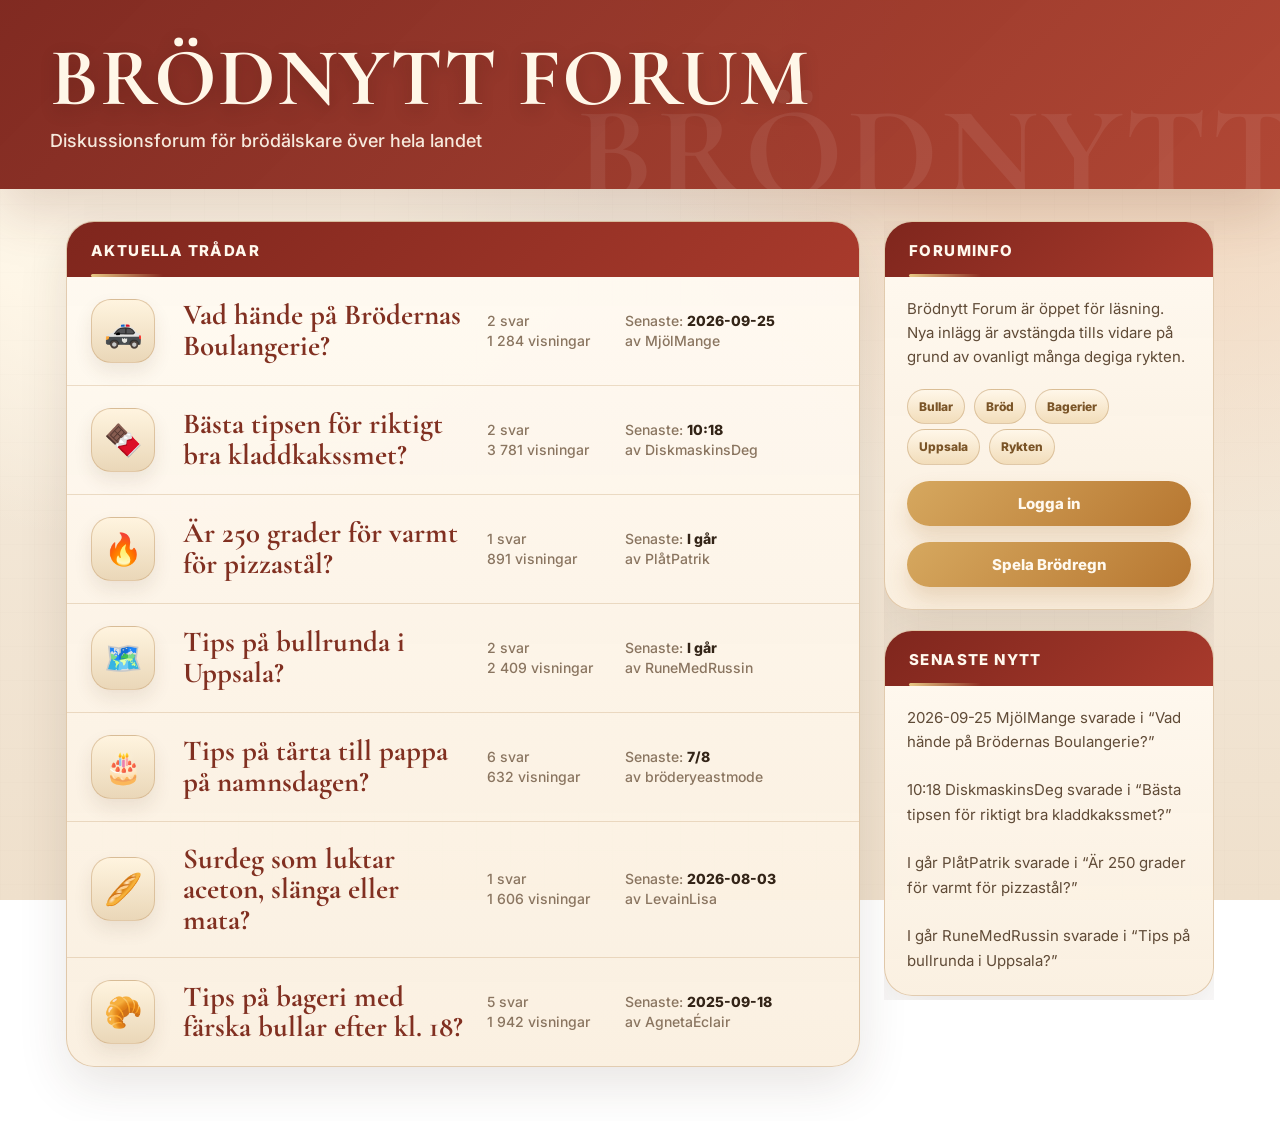
<file: index.html>
<!doctype html>
<html lang="sv">
<head>
  <meta charset="utf-8">
  <meta name="viewport" content="width=device-width, initial-scale=1">
  <title>Brödnytt Forum</title>
  <link rel="stylesheet" href="styles.css">
</head>

<body>
  <header>
    <div class="top">
      <h1>BRÖDNYTT FORUM</h1>
      <div class="subtitle">Diskussionsforum för brödälskare över hela landet</div>
    </div>
  </header>

  <div class="wrap">
    <main>
      <section id="front" class="box">
        <div class="box-title">Aktuella trådar</div>
        <div id="threadList"></div>
      </section>

      <section id="threadView" class="thread-view"></section>

      <section id="profileView" class="profile-view"></section>
    </main>

    <aside>
      <section class="box">
        <div class="box-title">Foruminfo</div>
        <div class="side-content">
          Brödnytt Forum är öppet för läsning. Nya inlägg är avstängda tills vidare på grund av ovanligt många degiga rykten.

          <div class="tag-area">
            <span class="pill">Bullar</span>
            <span class="pill">Bröd</span>
            <span class="pill">Bagerier</span>
            <span class="pill">Uppsala</span>
            <span class="pill">Rykten</span>
          </div>

          <button class="login-button" onclick="openLogin()">Logga in</button>

          <button class="login-button" onclick="window.location.href='brodregn.html'">
            Spela Brödregn
          </button>
        </div>
      </section>

      <section class="box">
        <div class="box-title">Senaste nytt</div>
        <div id="latestNews" class="side-content"></div>
      </section>
    </aside>
  </div>

  <div id="loginPopup" class="popup-backdrop">
    <div class="popup">
      <div class="popup-title">Logga in på Brödnytt Forum</div>

      <div class="popup-content">
        <label>Användarnamn</label>
        <input id="loginUsername" type="text" autocomplete="off">

        <label>Lösenord</label>
        <input id="loginPassword" type="password" autocomplete="off">

        <label>Säkerhetskod (siffror)</label>
        <div class="code-boxes">
          <input class="code-digit" type="text" inputmode="numeric" maxlength="1" autocomplete="off">
          <input class="code-digit" type="text" inputmode="numeric" maxlength="1" autocomplete="off">
          <input class="code-digit" type="text" inputmode="numeric" maxlength="1" autocomplete="off">
          <input class="code-digit" type="text" inputmode="numeric" maxlength="1" autocomplete="off">
        </div>

        <button onclick="tryLogin()">Logga in</button>
        <button onclick="closeLogin()">Stäng</button>

        <div id="loginError" class="error"></div>
      </div>
    </div>
  </div>

  <script src="data.js"></script>
  <script src="app.js"></script>
</body>
</html>
</file>
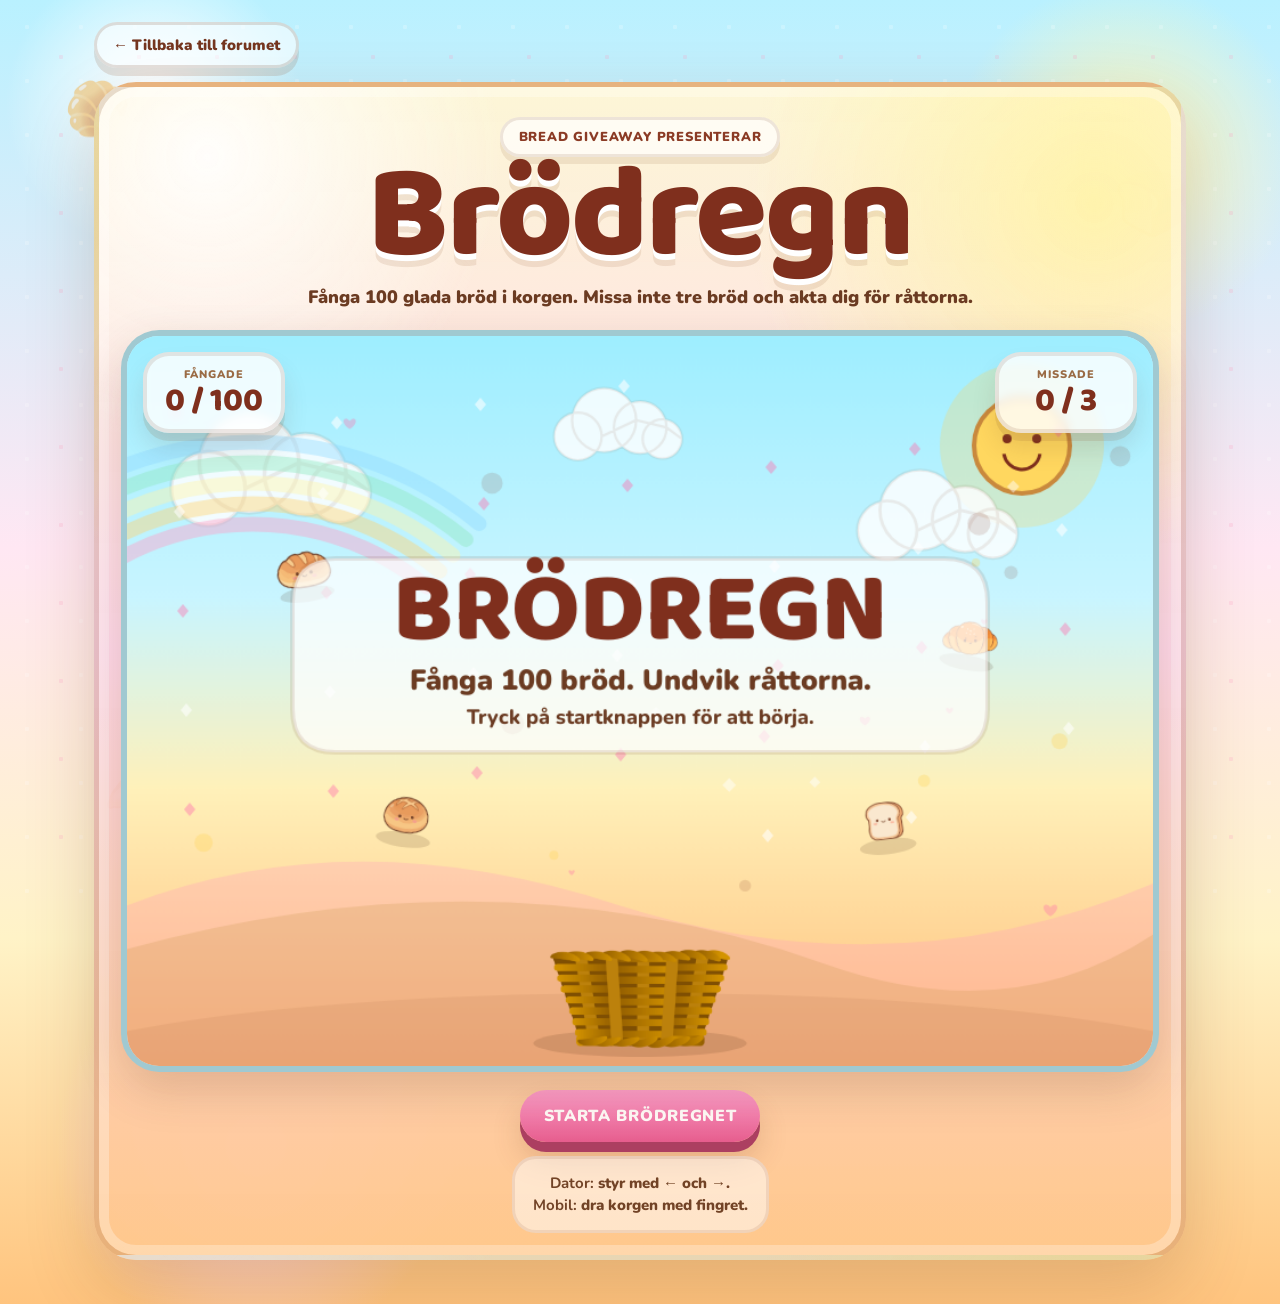
<file: brodregn.html>
<!doctype html>
<html lang="sv">
<head>
  <meta charset="utf-8">
  <meta name="viewport" content="width=device-width, initial-scale=1">
  <title>Brödregn</title>
  <link rel="stylesheet" href="brodregn.css">
</head>

<body>
  <div class="page-bg">
    <div class="floating floating-1">🥐</div>
    <div class="floating floating-2">🍞</div>
    <div class="floating floating-3">🥖</div>
    <div class="floating floating-4">✨</div>
    <div class="floating floating-5">💗</div>
  </div>

  <main class="game-shell">
    <button class="back-button" onclick="window.location.href='index.html'">
      ← Tillbaka till forumet
    </button>

    <section class="game-card">
      <header class="game-header">
        <div class="badge">Bread Giveaway presenterar</div>
        <h1>Brödregn</h1>
        <p>
          Fånga 100 glada bröd i korgen. Missa inte tre bröd och akta dig för råttorna.
        </p>
      </header>

      <div class="game-area">
        <div class="game-hud">
          <div class="hud-bubble">
            <span>Fångade</span>
            <strong id="score">0 / 100</strong>
          </div>

          <div class="hud-bubble">
            <span>Missade</span>
            <strong id="misses">0 / 3</strong>
          </div>
        </div>

        <canvas id="gameCanvas" width="900" height="640"></canvas>
      </div>

      <div class="game-controls">
        <button id="startButton" class="cute-button">Starta brödregnet</button>

        <div class="instructions">
          <strong>Dator:</strong> styr med ← och →.
          <br>
          <strong>Mobil:</strong> dra korgen med fingret.
        </div>
      </div>
    </section>
  </main>

  <div id="gameModal" class="modal">
    <div class="modal-card">
      <div class="modal-sparkles">✨ 🥐 ✨</div>
      <div id="modalTitle" class="modal-title"></div>
      <div id="modalText" class="modal-text"></div>

      <div class="modal-buttons">
        <button id="restartButton" class="cute-button">Spela igen</button>
        <button class="cute-button brown" onclick="window.location.href='index.html'">
          Tillbaka till forumet
        </button>
      </div>
    </div>
  </div>

  <script src="brodregn.js?v=16"></script>
</body>
</html>
</file>
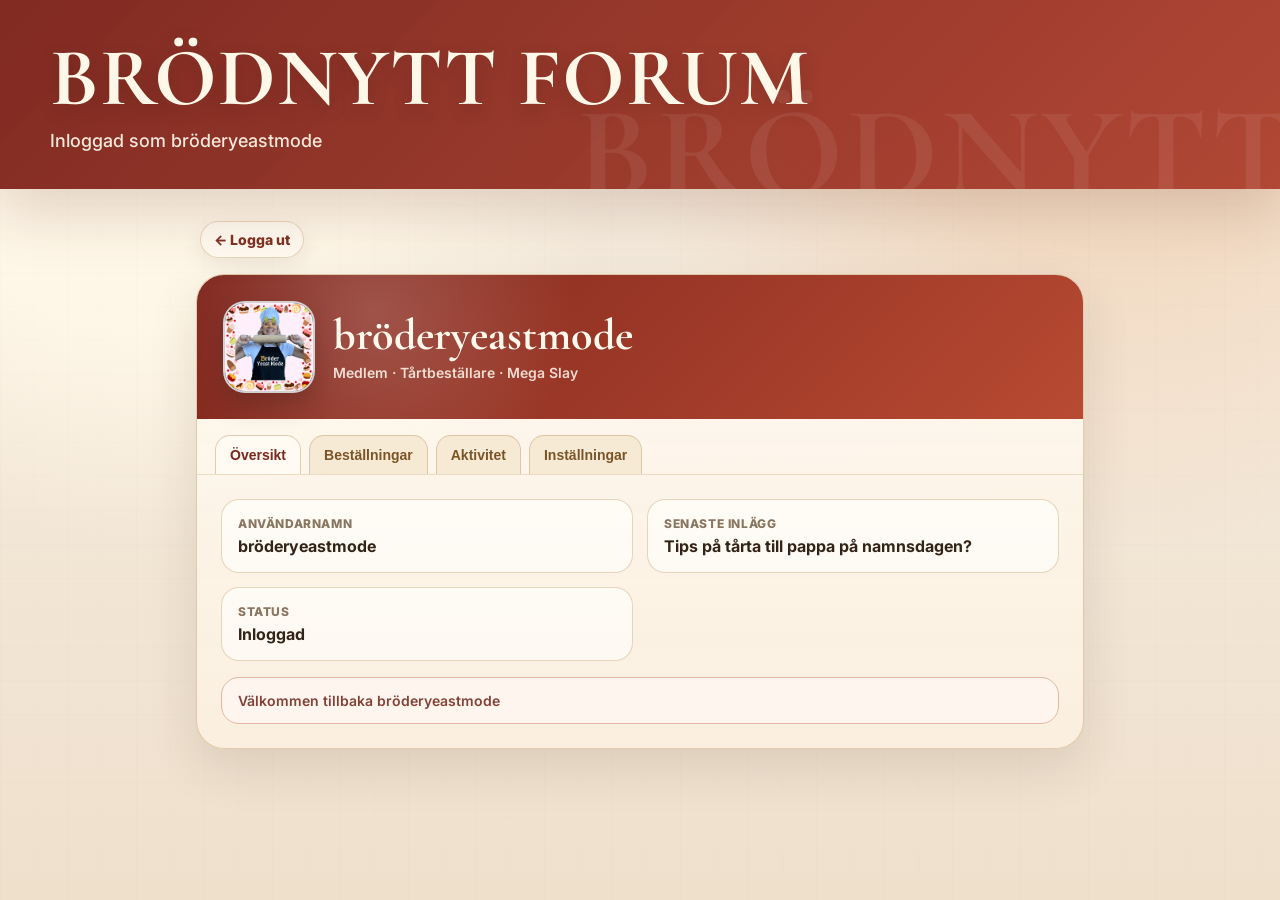
<file: profile.html>
<!doctype html>
<html lang="sv">
<head>
  <meta charset="utf-8">
  <meta name="viewport" content="width=device-width, initial-scale=1">
  <title>bröderyeastmode | Brödnytt Forum</title>
  <link rel="stylesheet" href="styles.css">
</head>

<body>
  <header>
    <div class="top">
      <h1>BRÖDNYTT FORUM</h1>
      <div class="subtitle">Inloggad som bröderyeastmode</div>
    </div>
  </header>

  <div class="wrap single-page">
    <main>
      <div class="back" onclick="window.location.href='index.html'">← Logga ut</div>

      <section class="profile-card">
        <div class="profile-hero">
          <div class="profile-hero-inner">
            <img id="profileAvatar" class="profile-avatar" alt="">

            <div>
              <h2 class="profile-name">bröderyeastmode</h2>
              <div class="profile-meta">Medlem · Tårtbeställare · Mega Slay</div>
            </div>
          </div>
        </div>

        <div class="profile-tabs">
          <button class="profile-tab active" onclick="switchProfileTab('overview')">Översikt</button>
          <button class="profile-tab" onclick="switchProfileTab('orders')">Beställningar</button>
          <button class="profile-tab" onclick="switchProfileTab('activity')">Aktivitet</button>
          <button class="profile-tab" onclick="switchProfileTab('settings')">Inställningar</button>
        </div>

        <div class="profile-body">
          <div id="tab-overview" class="tab-panel active">
            <div class="info-grid">
              <div class="info-box">
                <div class="info-label">Användarnamn</div>
                <div class="info-value">bröderyeastmode</div>
              </div>

              <div class="info-box">
                <div class="info-label">Senaste inlägg</div>
                <div class="info-value">Tips på tårta till pappa på namnsdagen?</div>
              </div>

              <div class="info-box">
                <div class="info-label">Status</div>
                <div class="info-value">Inloggad</div>
              </div>
            </div>

            <div class="profile-note">
              Välkommen tillbaka bröderyeastmode
            </div>
          </div>

          <div id="tab-orders" class="tab-panel">
            <div class="order-card">
              <div class="order-title">Dina beställningar</div>
              <div id="orderText" class="order-text"></div>
            </div>
          </div>

          <div id="tab-activity" class="tab-panel">
            <ul class="fake-list">
              <li>Skrev i tråden “Tips på tårta till pappa på namnsdagen?”</li>
              <li>Kommenterade en tidigare bullbeställning</li>
            </ul>
          </div>

          <div id="tab-settings" class="tab-panel">
            <div class="info-grid">
              <div class="info-box">
                <div class="info-label">E-postnotiser</div>
                <div class="info-value">Avstängda</div>
              </div>

              <div class="info-box">
                <div class="info-label">Beställningspåminnelser</div>
                <div class="info-value">På</div>
              </div>

              <div class="info-box">
                <div class="info-label">Profilbild</div>
                <div class="info-value">Rutnätsavatar</div>
              </div>

              <div class="info-box">
                <div class="info-label">Kontosäkerhet</div>
                <div class="info-value">4-siffrig kod</div>
              </div>
            </div>

            <div class="profile-note">
              Inställningar kan inte ändras just nu eftersom forumet är låst.
            </div>
          </div>
        </div>
      </section>
    </main>
  </div>

  <script src="profile.js"></script>
</body>
</html>
</file>
<file: styles.css>
@import url("https://fonts.googleapis.com/css2?family=Cormorant+Garamond:wght@600;700&family=Inter:wght@400;500;600;700;800&display=swap");

:root {
  --bg: #f7efe3;
  --bg-2: #efe0cc;
  --paper: #fffaf2;
  --text: #332417;
  --text-soft: #604b37;
  --muted: #8a7560;
  --line: #e3ccb0;
  --red: #a83a2c;
  --red-dark: #7f261d;
  --gold: #c49145;
  --gold-light: #e8c985;
  --shadow: 0 18px 50px rgba(67, 42, 22, 0.12);
  --shadow-soft: 0 8px 22px rgba(67, 42, 22, 0.08);
}

* {
  box-sizing: border-box;
}

html {
  scroll-behavior: smooth;
}

body {
  margin: 0;
  min-height: 100vh;
  color: var(--text);
  font-family: "Inter", Arial, sans-serif;
  background:
    radial-gradient(circle at 12% 8%, rgba(255, 247, 232, 0.95) 0 18%, transparent 34%),
    radial-gradient(circle at 88% 4%, rgba(242, 215, 190, 0.8) 0 15%, transparent 36%),
    linear-gradient(180deg, var(--bg) 0%, var(--bg-2) 100%);
  background-attachment: fixed;
}

body::before {
  content: "";
  position: fixed;
  inset: 0;
  pointer-events: none;
  opacity: 0.22;
  background-image:
    linear-gradient(rgba(92, 61, 34, 0.035) 1px, transparent 1px),
    linear-gradient(90deg, rgba(92, 61, 34, 0.035) 1px, transparent 1px);
  background-size: 34px 34px;
  z-index: -1;
}

/* HEADER */

header {
  position: relative;
  overflow: hidden;
  padding: 42px 18px 38px;
  color: white;
  background:
    linear-gradient(135deg, rgba(126, 38, 29, 0.98), rgba(174, 65, 47, 0.96));
  box-shadow: 0 22px 55px rgba(99, 45, 28, 0.18);
}

header::after {
  content: "BRÖDNYTT";
  position: absolute;
  right: -18px;
  bottom: -30px;
  color: rgba(255, 255, 255, 0.07);
  font-family: "Cormorant Garamond", Georgia, serif;
  font-size: 130px;
  font-weight: 700;
  letter-spacing: 3px;
  line-height: 1;
}

.top {
  position: relative;
  z-index: 1;
  max-width: 1180px;
  margin: 0 auto;
}

h1 {
  margin: 0;
  font-family: "Cormorant Garamond", Georgia, serif;
  font-size: clamp(48px, 7vw, 82px);
  line-height: 0.9;
  letter-spacing: 1px;
  color: #fff7e8;
  text-shadow: 0 6px 18px rgba(45, 19, 11, 0.22);
}

.subtitle {
  margin-top: 14px;
  max-width: 680px;
  color: rgba(255, 248, 236, 0.92);
  font-size: 18px;
  font-weight: 500;
}

/* LAYOUT */

.wrap {
  max-width: 1180px;
  margin: 32px auto 54px;
  padding: 0 16px;
  display: grid;
  grid-template-columns: minmax(0, 1fr) 330px;
  gap: 24px;
  align-items: start;
}

main,
aside {
  min-width: 0;
}

aside {
  position: sticky;
  top: 22px;
  align-self: start;
  display: flex;
  flex-direction: column;
  gap: 20px;
  max-height: calc(100vh - 44px);
  overflow-y: auto;
  padding-bottom: 4px;
}

aside .box {
  margin-bottom: 0;
}

/* BOXAR */

.box {
  overflow: hidden;
  background: linear-gradient(180deg, rgba(255, 250, 242, 0.96), rgba(250, 239, 223, 0.94));
  border: 1px solid rgba(202, 167, 122, 0.55);
  border-radius: 28px;
  box-shadow: var(--shadow);
}

.box-title {
  position: relative;
  padding: 19px 24px 17px;
  color: #fff8ed;
  background: linear-gradient(135deg, var(--red-dark), var(--red));
  font-size: 15px;
  font-weight: 800;
  text-transform: uppercase;
  letter-spacing: 1.4px;
}

.box-title::after {
  content: "";
  position: absolute;
  left: 24px;
  bottom: 0;
  width: 72px;
  height: 3px;
  background: linear-gradient(90deg, var(--gold-light), transparent);
  border-radius: 999px;
}

/* TRÅDLISTA */

.forum-row {
  display: grid;
  grid-template-columns: 72px minmax(0, 1fr) 118px 210px;
  gap: 20px;
  align-items: center;
  padding: 22px 24px;
  border-top: 1px solid rgba(202, 167, 122, 0.36);
  cursor: pointer;
  transition: transform 0.18s ease, background 0.18s ease, box-shadow 0.18s ease;
}

.forum-row:first-of-type {
  border-top: none;
}

.forum-row:hover {
  background: linear-gradient(90deg, rgba(255,255,255,0.62), rgba(250,238,219,0.82));
  transform: translateY(-1px);
  box-shadow: inset 4px 0 0 rgba(196, 145, 69, 0.75);
}

.icon {
  width: 64px;
  height: 64px;
  display: grid;
  place-items: center;
  border-radius: 20px;
  background: linear-gradient(180deg, #fff4df 0%, #ead7b8 100%);
  border: 1px solid rgba(202, 167, 122, 0.55);
  box-shadow: 0 9px 18px rgba(92, 57, 27, 0.10);
  font-size: 31px;
}

.thread-title {
  color: #813021;
  font-family: "Cormorant Garamond", Georgia, serif;
  font-size: 29px;
  font-weight: 700;
  line-height: 1.05;
}

.stat,
.latest {
  color: var(--muted);
  font-size: 14px;
  line-height: 1.45;
  font-weight: 500;
}

.latest b {
  color: var(--text);
  font-weight: 800;
}

/* SIDOPANEL */

.side-content {
  padding: 20px 22px 22px;
  color: var(--text-soft);
  font-size: 15px;
  line-height: 1.62;
}

.tag-area {
  margin-top: 14px;
}

.pill {
  display: inline-flex;
  align-items: center;
  justify-content: center;
  margin: 5px 5px 0 0;
  padding: 7px 11px;
  border-radius: 999px;
  background: linear-gradient(180deg, #fff7e9, #f2ddba);
  border: 1px solid rgba(202, 167, 122, 0.58);
  color: #7a5427;
  font-size: 12px;
  font-weight: 800;
}

/* TRÅDVY */

.thread-view,
.profile-view {
  display: none;
}

.back {
  display: inline-flex;
  align-items: center;
  gap: 7px;
  margin: 0 0 16px 4px;
  color: #813021;
  cursor: pointer;
  font-size: 14px;
  font-weight: 800;
  background: rgba(255, 250, 242, 0.72);
  border: 1px solid rgba(202, 167, 122, 0.46);
  border-radius: 999px;
  padding: 9px 13px;
  box-shadow: var(--shadow-soft);
}

.back:hover {
  background: #fff8ec;
  transform: translateY(-1px);
}

.post {
  overflow: hidden;
  display: grid;
  grid-template-columns: 220px minmax(0, 1fr);
  margin-bottom: 16px;
  background: linear-gradient(180deg, rgba(255, 250, 242, 0.96), rgba(250, 239, 223, 0.93));
  border: 1px solid rgba(202, 167, 122, 0.52);
  border-radius: 28px;
  box-shadow: var(--shadow);
}

.user {
  min-width: 0;
  overflow: hidden;
  padding: 22px 18px;
  text-align: center;
  background: linear-gradient(180deg, #fbf0df 0%, #ead7ba 100%);
  border-right: 1px solid rgba(202, 167, 122, 0.45);
}

.avatar {
  width: 82px;
  height: 82px;
  margin-bottom: 12px;
  object-fit: cover;
  border-radius: 18px;
  background: #000;
  border: 1px solid rgba(255,255,255,0.88);
  box-shadow: 0 10px 18px rgba(73, 45, 22, 0.16);
}

.username {
  margin-bottom: 5px;
  color: #7f261d;
  font-family: "Cormorant Garamond", Georgia, serif;
  font-size: 24px;
  font-weight: 700;
  line-height: 1.05;
  overflow-wrap: anywhere;
}

.role {
  color: var(--muted);
  font-size: 12px;
  font-weight: 700;
  text-transform: uppercase;
  letter-spacing: 0.55px;
}

.post-main {
  min-width: 0;
  padding: 22px 26px 24px;
  background: linear-gradient(180deg, rgba(255,255,255,0.58), rgba(255,250,243,0.75));
}

.post-time {
  margin-bottom: 15px;
  padding-bottom: 11px;
  color: var(--muted);
  border-bottom: 1px dashed rgba(202, 167, 122, 0.72);
  font-size: 13px;
  font-weight: 600;
}

.post-text {
  color: var(--text);
  font-size: 16.5px;
  line-height: 1.78;
  overflow-wrap: anywhere;
}

.locked-note {
  margin-top: 12px;
  padding: 15px 17px;
  color: #824235;
  background: linear-gradient(180deg, #fff5ef, #f8e3da);
  border: 1px solid #e5b6a8;
  border-radius: 20px;
  box-shadow: var(--shadow-soft);
  font-size: 14px;
  font-weight: 600;
}

/* PROFILSIDA */

.profile-card {
  overflow: hidden;
  background: linear-gradient(180deg, rgba(255, 250, 242, 0.97), rgba(250, 239, 223, 0.94));
  border: 1px solid rgba(202, 167, 122, 0.55);
  border-radius: 28px;
  box-shadow: var(--shadow);
}

.profile-hero {
  padding: 26px;
  color: #fff8ed;
  background:
    radial-gradient(circle at 20% 25%, rgba(255, 255, 255, 0.18), transparent 28%),
    linear-gradient(135deg, #7f261d, #b84a32);
}

.profile-hero-inner {
  display: flex;
  gap: 18px;
  align-items: center;
}

.profile-avatar {
  width: 92px;
  height: 92px;
  border-radius: 22px;
  background: #000;
  border: 2px solid rgba(255,255,255,0.82);
  box-shadow: 0 12px 25px rgba(44, 20, 10, 0.25);
}

.profile-name {
  margin: 0;
  font-family: "Cormorant Garamond", Georgia, serif;
  font-size: 44px;
  line-height: 1;
}

.profile-meta {
  margin-top: 7px;
  color: rgba(255, 248, 237, 0.85);
  font-size: 14px;
  font-weight: 600;
}

.profile-tabs {
  display: flex;
  flex-wrap: wrap;
  gap: 8px;
  padding: 16px 18px 0;
  border-bottom: 1px solid rgba(202, 167, 122, 0.35);
}

.profile-tab {
  padding: 11px 14px;
  cursor: pointer;
  border: 1px solid rgba(202, 167, 122, 0.55);
  border-bottom: none;
  border-radius: 15px 15px 0 0;
  background: #f7ead5;
  color: #7a5427;
  font-size: 14px;
  font-weight: 800;
}

.profile-tab.active {
  background: #fffaf2;
  color: #7f261d;
}

.profile-body {
  padding: 24px;
}

.tab-panel {
  display: none;
}

.tab-panel.active {
  display: block;
}

.info-grid {
  display: grid;
  grid-template-columns: repeat(2, minmax(0, 1fr));
  gap: 14px;
}

.info-box {
  padding: 16px;
  background: rgba(255, 253, 248, 0.75);
  border: 1px solid rgba(202, 167, 122, 0.45);
  border-radius: 18px;
}

.info-label {
  margin-bottom: 5px;
  color: var(--muted);
  font-size: 12px;
  font-weight: 800;
  text-transform: uppercase;
  letter-spacing: 0.6px;
}

.info-value {
  color: var(--text);
  font-size: 16px;
  font-weight: 700;
}

.order-card {
  padding: 22px;
  background:
    linear-gradient(180deg, #fffdf8, #f7ead5);
  border: 1px solid rgba(202, 167, 122, 0.55);
  border-radius: 22px;
  box-shadow: var(--shadow-soft);
}

.order-title {
  margin-bottom: 12px;
  color: #7f261d;
  font-family: "Cormorant Garamond", Georgia, serif;
  font-size: 34px;
  font-weight: 700;
}

.order-text {
  white-space: pre-line;
  font-family: "Cormorant Garamond", Georgia, serif;
  font-size: 28px;
  font-weight: 700;
  line-height: 1.35;
}

.fake-list {
  margin: 0;
  padding-left: 19px;
  line-height: 1.8;
}

.profile-note {
  margin-top: 16px;
  padding: 14px 16px;
  color: #824235;
  background: #fff5ef;
  border: 1px solid #e5b6a8;
  border-radius: 18px;
  font-size: 14px;
  font-weight: 600;
}

/* KNAPPAR */

.login-button,
.popup button {
  cursor: pointer;
  border: none;
  border-radius: 999px;
  color: #fff9ef;
  background: linear-gradient(135deg, #d6a85f 0%, #b77731 100%);
  box-shadow: 0 12px 22px rgba(161, 104, 41, 0.20);
  font-family: "Inter", Arial, sans-serif;
  font-weight: 800;
}

.login-button {
  width: 100%;
  margin-top: 16px;
  padding: 13px 16px;
  font-size: 15px;
}

.popup button {
  margin: 6px 8px 0 0;
  padding: 11px 15px;
  font-size: 14px;
}

.login-button:hover,
.popup button:hover {
  transform: translateY(-1px);
  filter: brightness(1.04);
}

/* POPUPS */

.popup-backdrop {
  display: none;
  position: fixed;
  inset: 0;
  z-index: 999;
  padding: 22px;
  background: rgba(57, 34, 18, 0.42);
  backdrop-filter: blur(7px);
}

.popup {
  overflow: hidden;
  max-width: 560px;
  margin: 9vh auto;
  color: var(--text);
  background: linear-gradient(180deg, #fffaf2, #f6e7d1);
  border: 1px solid rgba(202, 167, 122, 0.72);
  border-radius: 28px;
  box-shadow: 0 30px 80px rgba(55, 29, 12, 0.26);
}

.popup-title {
  padding: 18px 22px;
  color: #fff8ed;
  background: linear-gradient(135deg, var(--red-dark), var(--red));
  font-size: 14px;
  font-weight: 800;
  text-transform: uppercase;
  letter-spacing: 1px;
}

.popup-content {
  padding: 22px;
  line-height: 1.6;
  color: var(--text-soft);
}

.popup label {
  display: block;
  margin: 0 0 6px;
  color: #6d533a;
  font-size: 13px;
  font-weight: 800;
  text-transform: uppercase;
  letter-spacing: 0.55px;
}

.popup input {
  width: 100%;
  margin: 0 0 15px;
  padding: 13px 14px;
  color: var(--text);
  background: rgba(255, 253, 248, 0.94);
  border: 1px solid rgba(202, 167, 122, 0.72);
  border-radius: 15px;
  outline: none;
  font-family: "Inter", Arial, sans-serif;
  font-size: 15px;
}

.popup input:focus {
  background: #fffefb;
  border-color: var(--gold);
  box-shadow: 0 0 0 4px rgba(196, 145, 69, 0.18);
}

.code-boxes {
  display: grid;
  grid-template-columns: repeat(4, 48px);
  gap: 10px;
  margin: 0 0 15px;
}

.code-digit {
  width: 48px !important;
  height: 54px;
  margin: 0 !important;
  padding: 0 !important;
  text-align: center;
  font-size: 24px !important;
  font-weight: 800;
  border-radius: 14px;
}

.big-code {
  font-size: 30px;
  color: #7f261d;
}

.error {
  margin-top: 12px;
  color: #9f3126;
  font-size: 14px;
  font-weight: 700;
}

/* RESPONSIVE */

@media (max-width: 980px) {
  .wrap {
    grid-template-columns: 1fr;
  }

  aside {
    position: static;
    max-height: none;
    overflow: visible;
  }

  .forum-row {
    grid-template-columns: 68px minmax(0, 1fr) 112px;
  }

  .latest {
    display: none;
  }
}

@media (max-width: 760px) {
  header {
    padding: 32px 15px 30px;
  }

  header::after {
    font-size: 82px;
    right: -12px;
    bottom: -18px;
  }

  .wrap {
    margin-top: 22px;
    padding: 0 12px 34px;
    gap: 18px;
  }

  .forum-row {
    grid-template-columns: 62px minmax(0, 1fr);
    padding: 18px;
    gap: 15px;
  }

  .stat,
  .latest {
    display: none;
  }

  .thread-title {
    font-size: 24px;
  }

  .icon {
    width: 58px;
    height: 58px;
    border-radius: 17px;
    font-size: 28px;
  }

  .post {
    grid-template-columns: 1fr;
  }

  .user {
    display: flex;
    align-items: center;
    gap: 13px;
    padding: 16px;
    text-align: left;
    border-right: none;
    border-bottom: 1px solid rgba(202, 167, 122, 0.45);
  }

  .avatar {
    width: 56px;
    height: 56px;
    margin-bottom: 0;
    border-radius: 14px;
  }

  .post-main {
    padding: 18px;
  }

  .profile-hero-inner {
    align-items: flex-start;
  }

  .profile-name {
    font-size: 34px;
  }

  .info-grid {
    grid-template-columns: 1fr;
  }

  .order-text {
    font-size: 24px;
  }
}

@media (max-width: 520px) {
  h1 {
    font-size: 42px;
  }

  .box {
    border-radius: 22px;
  }

  .thread-title {
    font-size: 21px;
  }

  .code-boxes {
    grid-template-columns: repeat(4, 44px);
    gap: 8px;
  }

  .code-digit {
    width: 44px !important;
    height: 50px;
  }

  .profile-hero-inner {
    flex-direction: column;
  }
}

.single-page {
  grid-template-columns: minmax(0, 1fr);
  max-width: 920px;
}
</file>
<file: brodregn.css>
@import url("https://fonts.googleapis.com/css2?family=Baloo+2:wght@600;700;800&family=Nunito:wght@600;700;800;900&display=swap");

* {
  box-sizing: border-box;
}

html {
  min-height: 100%;
}

body {
  margin: 0;
  min-height: 100vh;
  overflow-x: hidden;
  color: #66351e;
  font-family: "Nunito", Arial, sans-serif;
  background:
    radial-gradient(circle at 12% 8%, #ffffff 0 0.5%, transparent 9%),
    radial-gradient(circle at 88% 12%, #fff7bd 0 0.5%, transparent 11%),
    radial-gradient(circle at 20% 88%, #ffd4e6 0 0.5%, transparent 13%),
    linear-gradient(180deg, #b9f1ff 0%, #ffe7f3 42%, #fff3c7 72%, #ffc47e 100%);
}

.page-bg {
  position: fixed;
  inset: 0;
  overflow: hidden;
  pointer-events: none;
  z-index: -1;
}

.page-bg::before {
  content: "";
  position: absolute;
  inset: 0;
  opacity: 0.22;
  background-image:
    radial-gradient(circle, #ffffff 0 2px, transparent 2.5px),
    radial-gradient(circle, #ff9ec5 0 2px, transparent 2.5px);
  background-size: 54px 54px, 78px 78px;
  background-position: 0 0, 22px 18px;
}

.floating {
  position: absolute;
  opacity: 0.45;
  filter: blur(0.1px);
  animation: floaty 7s ease-in-out infinite;
}

.floating-1 {
  top: 8%;
  left: 5%;
  font-size: 54px;
}

.floating-2 {
  top: 18%;
  right: 7%;
  font-size: 62px;
  animation-delay: -1.5s;
}

.floating-3 {
  bottom: 9%;
  left: 8%;
  font-size: 68px;
  animation-delay: -3s;
}

.floating-4 {
  top: 55%;
  right: 10%;
  font-size: 48px;
  animation-delay: -2s;
}

.floating-5 {
  bottom: 20%;
  right: 18%;
  font-size: 42px;
  animation-delay: -4s;
}

@keyframes floaty {
  0%, 100% {
    transform: translateY(0) rotate(-5deg);
  }

  50% {
    transform: translateY(-18px) rotate(7deg);
  }
}

.game-shell {
  width: min(1120px, 100%);
  margin: 0 auto;
  padding: 22px 14px 44px;
}

.back-button {
  margin: 0 0 14px;
  padding: 10px 16px;
  cursor: pointer;
  border: 3px solid rgba(110, 57, 28, 0.16);
  border-radius: 999px;
  color: #74351f;
  background: rgba(255, 255, 255, 0.58);
  box-shadow: 0 8px 0 rgba(143, 84, 43, 0.16);
  font-family: "Nunito", Arial, sans-serif;
  font-size: 15px;
  font-weight: 900;
}

.back-button:hover {
  transform: translateY(-2px);
}

.back-button:active {
  transform: translateY(4px);
  box-shadow: 0 4px 0 rgba(143, 84, 43, 0.16);
}

.game-card {
  padding: 22px;
  border: 5px solid rgba(113, 58, 28, 0.16);
  border-radius: 42px;
  background:
    radial-gradient(circle at 10% 6%, rgba(255, 255, 255, 0.9), transparent 20%),
    radial-gradient(circle at 92% 10%, rgba(255, 244, 157, 0.75), transparent 24%),
    linear-gradient(180deg, rgba(255, 246, 213, 0.96), rgba(255, 214, 232, 0.93) 48%, rgba(255, 199, 139, 0.95));
  box-shadow:
    0 28px 70px rgba(111, 61, 31, 0.2),
    inset 0 0 0 10px rgba(255, 255, 255, 0.28);
}

.game-header {
  text-align: center;
  padding: 8px 10px 20px;
}

.badge {
  display: inline-flex;
  align-items: center;
  justify-content: center;
  margin-bottom: 10px;
  padding: 8px 16px;
  color: #8b3b25;
  background: rgba(255, 255, 255, 0.7);
  border: 3px solid rgba(117, 61, 30, 0.12);
  border-radius: 999px;
  box-shadow: 0 7px 0 rgba(143, 84, 43, 0.12);
  font-size: 13px;
  font-weight: 900;
  text-transform: uppercase;
  letter-spacing: 0.8px;
}

h1 {
  margin: 0;
  color: #7f2f1d;
  font-family: "Baloo 2", "Nunito", Arial, sans-serif;
  font-size: clamp(70px, 12vw, 132px);
  font-weight: 800;
  line-height: 0.75;
  letter-spacing: -2px;
  text-shadow:
    0 6px 0 #ffffff,
    0 12px 0 rgba(143, 84, 43, 0.12);
}

.game-header p {
  max-width: 680px;
  margin: 18px auto 0;
  color: #6b3b22;
  font-size: 18px;
  line-height: 1.45;
  font-weight: 900;
}

.game-area {
  position: relative;
  overflow: hidden;
  width: 100%;
  border: 6px solid rgba(107, 53, 27, 0.2);
  border-radius: 38px;
  background: #aeeeff;
  box-shadow:
    inset 0 0 0 9px rgba(255, 255, 255, 0.42),
    0 18px 45px rgba(91, 48, 22, 0.18);
}

#gameCanvas {
  display: block;
  width: 100%;
  height: auto;
  aspect-ratio: 900 / 640;
  touch-action: none;
}

.game-hud {
  position: absolute;
  z-index: 5;
  top: 16px;
  left: 16px;
  right: 16px;
  display: flex;
  justify-content: space-between;
  gap: 12px;
  pointer-events: none;
}

.hud-bubble {
  min-width: 142px;
  padding: 11px 15px 12px;
  text-align: center;
  background: rgba(255, 255, 255, 0.82);
  border: 4px solid rgba(116, 53, 31, 0.12);
  border-radius: 26px;
  box-shadow:
    0 8px 0 rgba(143, 84, 43, 0.13),
    0 16px 24px rgba(92, 48, 22, 0.12);
  backdrop-filter: blur(5px);
}

.hud-bubble span {
  display: block;
  margin-bottom: 2px;
  color: #9a6b45;
  font-size: 11px;
  font-weight: 900;
  text-transform: uppercase;
  letter-spacing: 0.9px;
}

.hud-bubble strong {
  display: block;
  color: #7f2f1d;
  font-family: "Baloo 2", "Nunito", Arial, sans-serif;
  font-size: 33px;
  font-weight: 800;
  line-height: 1;
}

.game-controls {
  display: grid;
  justify-items: center;
  gap: 14px;
  padding-top: 18px;
}

.cute-button {
  display: inline-flex;
  align-items: center;
  justify-content: center;
  min-width: 205px;
  padding: 15px 24px;
  cursor: pointer;
  border: 0;
  border-radius: 999px;
  color: #fffaf7;
  background:
    linear-gradient(180deg, #ff9fcb 0%, #e65d8d 100%);
  box-shadow:
    0 10px 0 #ac3f61,
    0 18px 30px rgba(112, 50, 32, 0.2);
  font-family: "Nunito", Arial, sans-serif;
  font-size: 16px;
  font-weight: 1000;
  text-transform: uppercase;
  letter-spacing: 0.7px;
}

.cute-button:hover {
  transform: translateY(-2px);
  filter: brightness(1.04);
}

.cute-button:active {
  transform: translateY(6px);
  box-shadow:
    0 4px 0 #ac3f61,
    0 12px 22px rgba(112, 50, 32, 0.18);
}

.cute-button.brown {
  background: linear-gradient(180deg, #c9955c 0%, #89502c 100%);
  box-shadow:
    0 10px 0 #5f3219,
    0 18px 30px rgba(112, 50, 32, 0.2);
}

.instructions {
  padding: 13px 18px;
  color: #724326;
  background: rgba(255, 255, 255, 0.52);
  border: 3px solid rgba(116, 53, 31, 0.1);
  border-radius: 24px;
  text-align: center;
  font-size: 15px;
  line-height: 1.5;
  font-weight: 850;
}

.modal {
  display: none;
  position: fixed;
  inset: 0;
  z-index: 9999;
  padding: 20px;
  background: rgba(87, 42, 22, 0.42);
  backdrop-filter: blur(8px);
}

.modal.show {
  display: grid;
  place-items: center;
}

.modal-card {
  width: min(92vw, 560px);
  padding: 34px 28px;
  text-align: center;
  border: 6px solid rgba(107, 53, 27, 0.16);
  border-radius: 40px;
  background:
    radial-gradient(circle at 14% 10%, rgba(255, 255, 255, 0.9), transparent 24%),
    radial-gradient(circle at 88% 14%, rgba(255, 246, 171, 0.8), transparent 26%),
    linear-gradient(180deg, #fff6c9 0%, #ffd8ec 58%, #ffc57f 100%);
  box-shadow:
    0 34px 90px rgba(63, 30, 14, 0.34),
    inset 0 0 0 9px rgba(255, 255, 255, 0.28);
}

.modal-sparkles {
  margin-bottom: 8px;
  font-size: 28px;
}

.modal-title {
  color: #7f2f1d;
  font-family: "Baloo 2", "Nunito", Arial, sans-serif;
  font-size: clamp(62px, 12vw, 94px);
  font-weight: 800;
  line-height: 0.85;
  text-shadow:
    0 5px 0 #ffffff,
    0 10px 0 rgba(143, 84, 43, 0.12);
}

.modal-text {
  margin-top: 18px;
  color: #5f331d;
  font-size: 24px;
  font-weight: 1000;
  line-height: 1.35;
  white-space: pre-line;
}

.modal-buttons {
  display: flex;
  justify-content: center;
  gap: 12px;
  margin-top: 26px;
  flex-wrap: wrap;
}

@media (max-width: 760px) {
  .game-shell {
    padding: 10px 8px 28px;
  }

  .back-button {
    margin-bottom: 10px;
    padding: 9px 13px;
    font-size: 13px;
  }

  .game-card {
    padding: 10px;
    border-width: 4px;
    border-radius: 28px;
  }

  .game-header {
    padding: 4px 6px 12px;
  }

  .badge {
    margin-bottom: 8px;
    padding: 6px 11px;
    font-size: 10px;
    border-width: 2px;
  }

  h1 {
    font-size: clamp(58px, 18vw, 78px);
    letter-spacing: -1px;
  }

  .game-header p {
    margin-top: 12px;
    font-size: 14px;
    line-height: 1.35;
  }

  .game-area {
    border-width: 4px;
    border-radius: 26px;
  }

  #gameCanvas {
    width: 100%;
    height: auto;
    aspect-ratio: 900 / 640;
  }

  .game-hud {
    top: 9px;
    left: 9px;
    right: 9px;
  }

  .hud-bubble {
    min-width: 94px;
    padding: 7px 8px 8px;
    border-width: 3px;
    border-radius: 18px;
    box-shadow:
      0 5px 0 rgba(143, 84, 43, 0.13),
      0 10px 18px rgba(92, 48, 22, 0.1);
  }

  .hud-bubble span {
    font-size: 9px;
  }

  .hud-bubble strong {
    font-size: 24px;
  }

  .game-controls {
    padding-top: 14px;
  }

  .cute-button {
    width: 100%;
    min-width: 0;
    padding: 14px 18px;
    font-size: 14px;
  }

  .instructions {
    width: 100%;
    padding: 11px 12px;
    font-size: 13px;
    border-radius: 20px;
  }

  .modal-card {
    padding: 28px 20px;
    border-radius: 30px;
  }

  .modal-text {
    font-size: 20px;
  }
}
</file>
